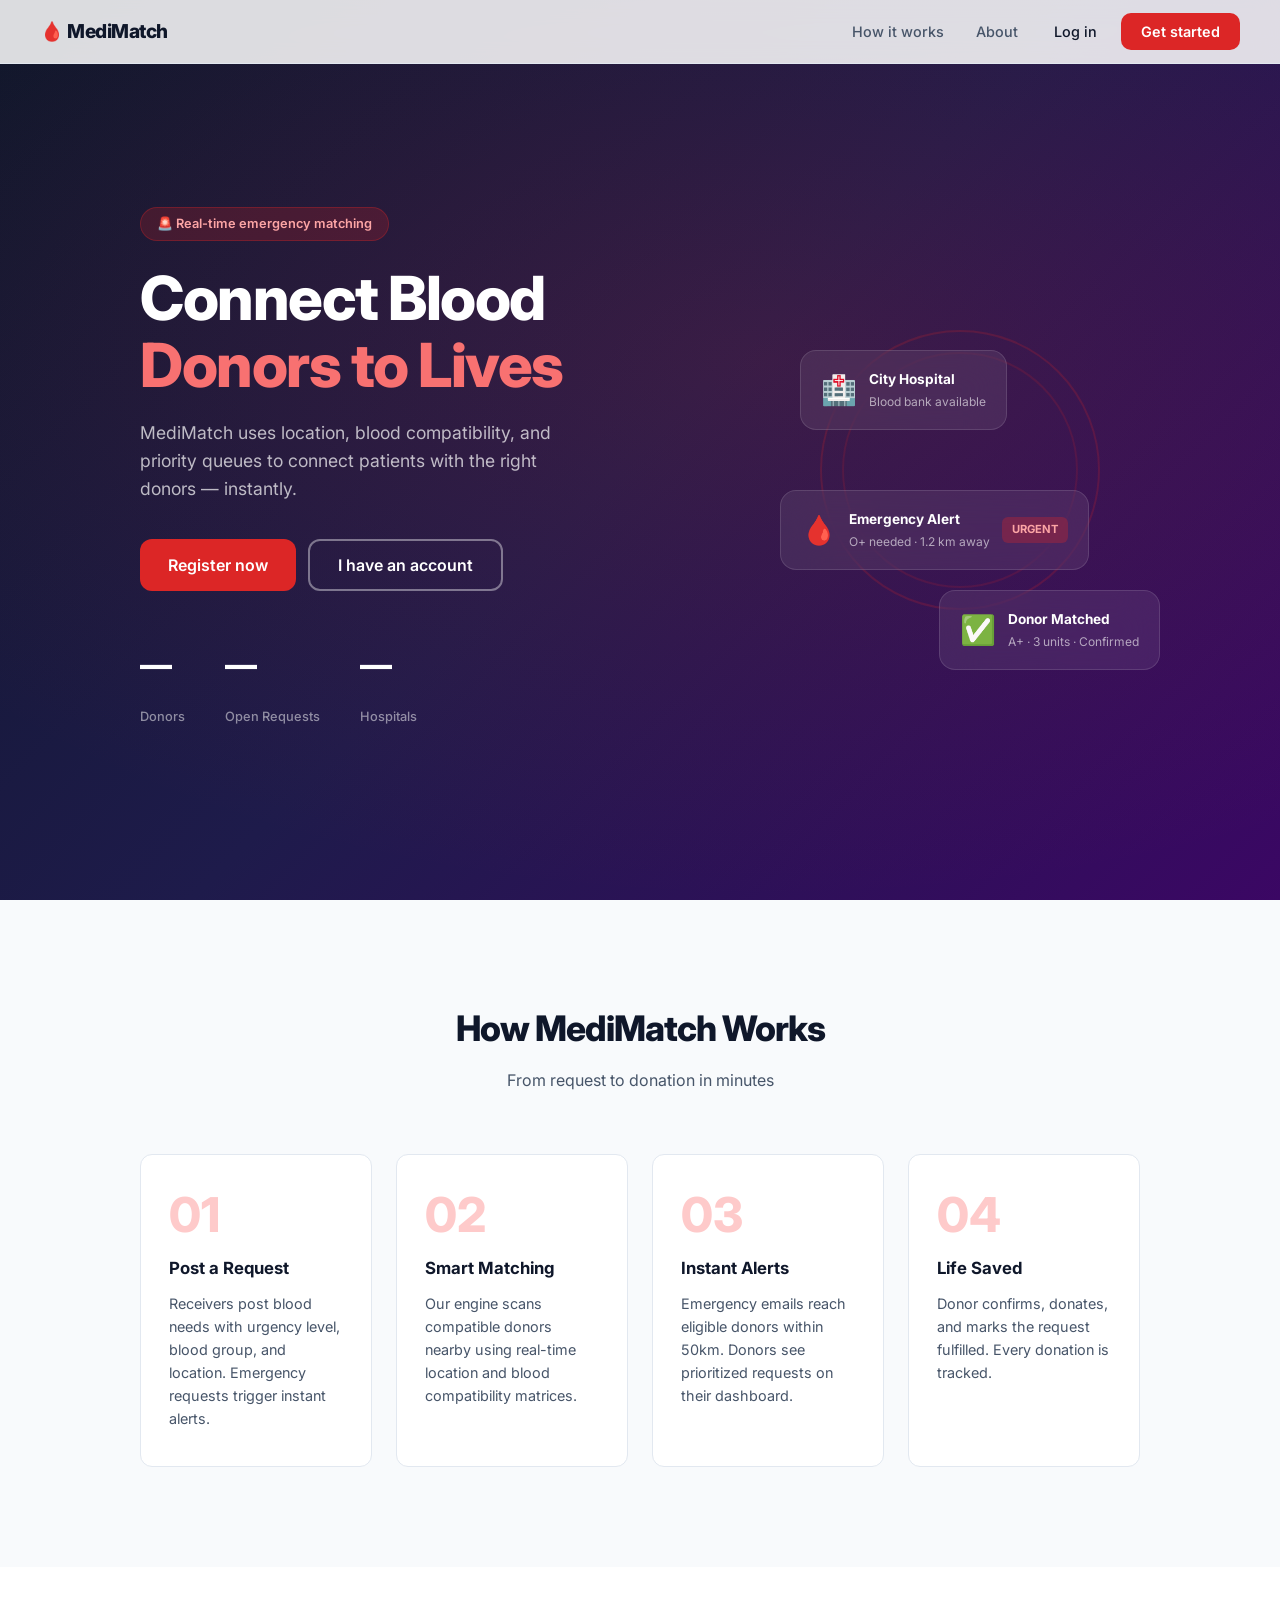
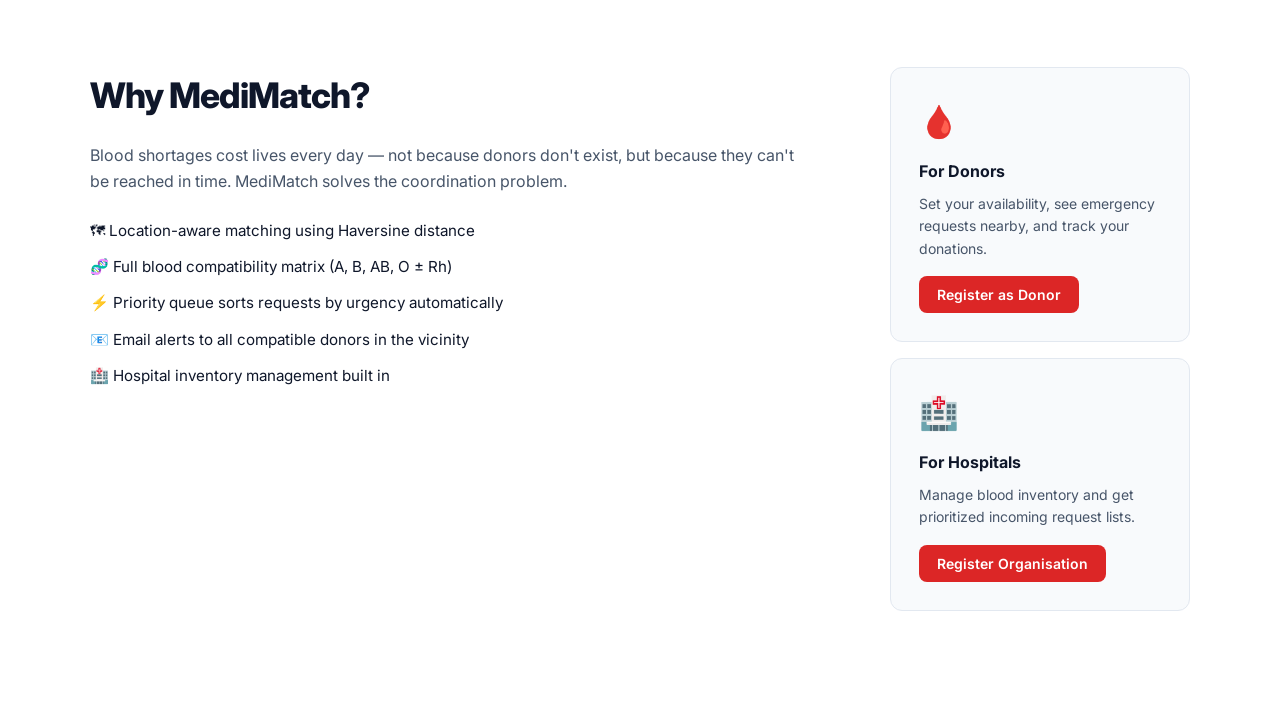
<file: MediMatch/frontend/index.html>
<!DOCTYPE html>
<html lang="en">
<head>
  <meta charset="UTF-8">
  <meta name="viewport" content="width=device-width, initial-scale=1.0">
  <title>MediMatch — Blood Donation Matching</title>
  <link rel="preconnect" href="https://fonts.googleapis.com">
  <link href="https://fonts.googleapis.com/css2?family=Inter:wght@400;500;600;700;800&display=swap" rel="stylesheet">
  <link rel="stylesheet" href="style.css">
</head>
<body>

<nav>
  <a class="logo" href="#">🩸 MediMatch</a>
  <div class="nav-links">
    <a href="#how">How it works</a>
    <a href="#about">About</a>
    <button class="btn-ghost" onclick="showTab('login')">Log in</button>
    <button class="btn-primary" onclick="showTab('signup')">Get started</button>
  </div>
</nav>

<section class="hero">
  <div class="hero-content">
    <span class="badge">🚨 Real-time emergency matching</span>
    <h1>Connect Blood<br><span>Donors to Lives</span></h1>
    <p>MediMatch uses location, blood compatibility, and priority queues to connect patients with the right donors — instantly.</p>
    <div class="hero-actions">
      <button class="btn-primary btn-lg" onclick="showTab('signup')">Register now</button>
      <button class="btn-outline btn-lg" onclick="showTab('login')">I have an account</button>
    </div>
    <div class="hero-stats">
      <div class="stat"><span id="stat-donors">—</span><label>Donors</label></div>
      <div class="stat"><span id="stat-requests">—</span><label>Open Requests</label></div>
      <div class="stat"><span id="stat-hospitals">—</span><label>Hospitals</label></div>
    </div>
  </div>
  <div class="hero-visual">
    <div class="pulse-ring"></div>
    <div class="hero-card card-1">
      <div class="hc-icon">🩸</div>
      <div>
        <div class="hc-title">Emergency Alert</div>
        <div class="hc-sub">O+ needed · 1.2 km away</div>
      </div>
      <span class="hc-badge urgent">URGENT</span>
    </div>
    <div class="hero-card card-2">
      <div class="hc-icon">✅</div>
      <div>
        <div class="hc-title">Donor Matched</div>
        <div class="hc-sub">A+ · 3 units · Confirmed</div>
      </div>
    </div>
    <div class="hero-card card-3">
      <div class="hc-icon">🏥</div>
      <div>
        <div class="hc-title">City Hospital</div>
        <div class="hc-sub">Blood bank available</div>
      </div>
    </div>
  </div>
</section>

<section id="how" class="steps">
  <h2>How MediMatch Works</h2>
  <p class="section-sub">From request to donation in minutes</p>
  <div class="steps-grid">
    <div class="step-card">
      <div class="step-num">01</div>
      <h3>Post a Request</h3>
      <p>Receivers post blood needs with urgency level, blood group, and location. Emergency requests trigger instant alerts.</p>
    </div>
    <div class="step-card">
      <div class="step-num">02</div>
      <h3>Smart Matching</h3>
      <p>Our engine scans compatible donors nearby using real-time location and blood compatibility matrices.</p>
    </div>
    <div class="step-card">
      <div class="step-num">03</div>
      <h3>Instant Alerts</h3>
      <p>Emergency emails reach eligible donors within 50km. Donors see prioritized requests on their dashboard.</p>
    </div>
    <div class="step-card">
      <div class="step-num">04</div>
      <h3>Life Saved</h3>
      <p>Donor confirms, donates, and marks the request fulfilled. Every donation is tracked.</p>
    </div>
  </div>
</section>

<section id="about" class="about">
  <div class="about-inner">
    <div class="about-text">
      <h2>Why MediMatch?</h2>
      <p>Blood shortages cost lives every day — not because donors don't exist, but because they can't be reached in time. MediMatch solves the coordination problem.</p>
      <ul>
        <li>🗺 Location-aware matching using Haversine distance</li>
        <li>🧬 Full blood compatibility matrix (A, B, AB, O ± Rh)</li>
        <li>⚡ Priority queue sorts requests by urgency automatically</li>
        <li>📧 Email alerts to all compatible donors in the vicinity</li>
        <li>🏥 Hospital inventory management built in</li>
      </ul>
    </div>
    <div class="about-cards">
      <div class="info-card">
        <div class="info-icon">🩸</div>
        <h4>For Donors</h4>
        <p>Set your availability, see emergency requests nearby, and track your donations.</p>
        <button onclick="showSignupType('donor')">Register as Donor</button>
      </div>
      <div class="info-card">
        <div class="info-icon">🏥</div>
        <h4>For Hospitals</h4>
        <p>Manage blood inventory and get prioritized incoming request lists.</p>
        <button onclick="showSignupType('hospital')">Register Organisation</button>
      </div>
    </div>
  </div>
</section>

<!-- ══ AUTH MODAL ══════════════════════════════════════════════════════════════ -->
<div class="overlay hidden" id="overlay" onclick="closeModal()"></div>
<div class="modal hidden" id="modal">
  <button class="modal-close" onclick="closeModal()">✕</button>

  <!-- LOGIN -->
  <div id="pane-login">
    <div class="modal-logo">🩸 MediMatch</div>
    <h2>Welcome back</h2>
    <p class="modal-sub">Log in to access your dashboard</p>
    <div class="error hidden" id="login-err"></div>
    <label>Email</label>
    <input type="email" id="login-email" placeholder="you@example.com">
    <label>Password</label>
    <input type="password" id="login-password" placeholder="Your password">
    <button class="btn-primary full" id="login-btn" onclick="doLogin()" style="margin-top:20px;">Log in</button>
    <p class="switch">Don't have an account? <a href="#" onclick="showTab('signup')">Sign up</a></p>
  </div>

  <!-- SIGNUP STEP 1: CHOOSE TYPE -->
  <div id="pane-signup-type" class="hidden">
    <div class="modal-logo">🩸 MediMatch</div>
    <h2>Create account</h2>
    <p class="modal-sub">What best describes you?</p>
    <div class="type-grid">
      <div class="type-card" onclick="showSignupType('donor')">
        <div class="type-icon">🩸</div>
        <strong>Donor</strong>
        <span>I want to donate blood</span>
      </div>
      <div class="type-card" onclick="showSignupType('receiver')">
        <div class="type-icon">🏥</div>
        <strong>Patient / Receiver</strong>
        <span>I need blood</span>
      </div>
      <div class="type-card" onclick="showSignupType('hospital')">
        <div class="type-icon">🏨</div>
        <strong>Hospital</strong>
        <span>Manage blood requests</span>
      </div>
    </div>
    <p class="switch">Already registered? <a href="#" onclick="showTab('login')">Log in</a></p>
  </div>

  <!-- SIGNUP FORMS -->
  <div id="pane-signup-form" class="hidden">
    <button class="back-btn" onclick="showTab('signup')">← Back</button>
    <div class="modal-logo">🩸 MediMatch</div>
    <h2 id="form-title">Register</h2>
    <div class="error hidden" id="signup-err"></div>
    <div id="form-fields"></div>
    <button class="btn-primary full" id="signup-btn" onclick="doSignup()">Create Account</button>
  </div>
</div>

<div id="toast-area"></div>

<script>
const BASE = 'http://localhost:8080/api';
let signupType = '';

// ── Navigation ────────────────────────────────────────────────────────────────
function showTab(tab) {
  document.getElementById('overlay').classList.remove('hidden');
  document.getElementById('modal').classList.remove('hidden');
  document.getElementById('pane-login').classList.add('hidden');
  document.getElementById('pane-signup-type').classList.add('hidden');
  document.getElementById('pane-signup-form').classList.add('hidden');
  if (tab === 'login') document.getElementById('pane-login').classList.remove('hidden');
  else document.getElementById('pane-signup-type').classList.remove('hidden');
}
function closeModal() {
  document.getElementById('overlay').classList.add('hidden');
  document.getElementById('modal').classList.add('hidden');
}
function showSignupType(type) {
  signupType = type;
  document.getElementById('pane-signup-type').classList.add('hidden');
  document.getElementById('pane-signup-form').classList.remove('hidden');
  const titles = { donor:'Register as Donor', receiver:'Register as Receiver', hospital:'Register Hospital' };
  document.getElementById('form-title').textContent = titles[type];
  document.getElementById('form-fields').innerHTML = buildForm(type);
  if (navigator.geolocation) navigator.geolocation.getCurrentPosition(pos => {
    const latEl = document.getElementById('f-lat'), lngEl = document.getElementById('f-lng');
    if (latEl) { latEl.value = pos.coords.latitude; lngEl.value = pos.coords.longitude; }
  });
}

// ── Form templates ────────────────────────────────────────────────────────────
function input(id, label, type='text', ph='') {
  return `<div class="fgroup"><label>${label}</label><input type="${type}" id="${id}" placeholder="${ph}"></div>`;
}
function select(id, label, opts) {
  return `<div class="fgroup"><label>${label}</label><select id="${id}"><option value="">Select...</option>${opts.map(o=>`<option>${o}</option>`).join('')}</select></div>`;
}
function row(...cols) { return `<div class="frow">${cols.join('')}</div>`; }
const bloodGroups = ['A+','A-','B+','B-','AB+','AB-','O+','O-'];

function buildForm(type) {
  const common = row(input('f-name','Full Name','text','Your name'), input('f-email','Email','email','you@example.com'))
    + row(input('f-password','Password','password','Min 8 chars'), input('f-phone','Phone','tel','+91 98XXXXXXXX'))
    + row(input('f-city','City','text','City'), input('f-address','Address','text','Full address'))
    + row(`<div class="fgroup"><label>Latitude</label><input type="number" id="f-lat" step="any" placeholder="Auto-detected"></div>`,
          `<div class="fgroup"><label>Longitude</label><input type="number" id="f-lng" step="any" placeholder="Auto-detected"></div>`);

  if (type === 'donor') return common
    + row(select('f-blood','Blood Group', bloodGroups), select('f-gender','Gender',['Male','Female','Other']))
    + row(input('f-age','Age','number','25'), input('f-weight','Weight (kg)','number','65'))
    + input('f-conditions','Medical Conditions (optional)','text','e.g. None');

  if (type === 'receiver') return common
    + row(select('f-blood','Blood Group Required', bloodGroups), input('f-patient','Patient Name','text','Patient name'))
    + input('f-hospital-name','Hospital Name','text','Hospital where blood is needed');

  if (type === 'hospital') return common
    + row(input('f-reg','Registration Number','text','HOSP-XXXX'), input('f-contact','Contact Person','text','Name'))
    + row(select('f-htype','Hospital Type',['Government','Private','Trust']),input('f-beds','Bed Count','number','100'))
    + row(`<div class="fgroup"><label>Blood Bank?</label><select id="f-bb"><option value="true">Yes</option><option value="false">No</option></select></div>`,
          `<div class="fgroup"><label>Emergency Services?</label><select id="f-es"><option value="true">Yes</option><option value="false">No</option></select></div>`);

  return '';
}

// ── API ───────────────────────────────────────────────────────────────────────
async function api(method, path, body, token) {
  const headers = { 'Content-Type': 'application/json' };
  if (token) headers['Authorization'] = 'Bearer ' + token;
  const res = await fetch(BASE + path, { method, headers, body: body ? JSON.stringify(body) : undefined });
  const data = await res.json();
  if (!res.ok) throw new Error(data.error || data.message || 'Request failed');
  return data;
}

function v(id) { return document.getElementById(id)?.value?.trim() || ''; }
function showErr(id, msg) {
  const el = document.getElementById(id);
  el.textContent = msg; el.classList.remove('hidden');
  setTimeout(() => el.classList.add('hidden'), 5000);
}

// ── Login ─────────────────────────────────────────────────────────────────────
async function doLogin() {
  const btn = document.getElementById('login-btn');
  btn.textContent = 'Logging in…'; btn.disabled = true;
  try {
    const res = await api('POST', '/auth/login', { email: v('login-email'), password: v('login-password') }, null);
    ['token','role','userId','name','email'].forEach(k => localStorage.setItem('mm_'+k, res[k]));
    toast('Welcome back, ' + res.name + '!', 'success');
    setTimeout(() => { window.location.href = dashboardFor(res.role); }, 700);
  } catch(e) {
    showErr('login-err', e.message);
    btn.textContent = 'Log in'; btn.disabled = false;
  }
}

// ── Signup ────────────────────────────────────────────────────────────────────
async function doSignup() {
  const btn = document.getElementById('signup-btn');
  btn.textContent = 'Creating account…'; btn.disabled = true;
  try {
    const body = buildBody(signupType);
    await api('POST', '/auth/signup/' + signupType, body, null);
    toast('Account created! Logging you in…', 'success');
    const res = await api('POST', '/auth/login', { email: body.email, password: body.rawPassword }, null);
    ['token','role','userId','name','email'].forEach(k => localStorage.setItem('mm_'+k, res[k]));
    setTimeout(() => { window.location.href = dashboardFor(res.role); }, 800);
  } catch(e) {
    showErr('signup-err', e.message);
    btn.textContent = 'Create Account'; btn.disabled = false;
  }
}

function buildBody(type) {
  const raw = v('f-password');
  const base = {
    name: v('f-name'), email: v('f-email'), password: raw, rawPassword: raw,
    phone: v('f-phone'), city: v('f-city'), address: v('f-address'),
    latitude: parseFloat(v('f-lat')) || 30.3165,
    longitude: parseFloat(v('f-lng')) || 78.0322
  };
  if (type === 'donor') return { ...base,
    bloodGroup: v('f-blood'), gender: v('f-gender'),
    age: parseInt(v('f-age')), weight: parseInt(v('f-weight')),
    medicalConditions: v('f-conditions') };
  if (type === 'receiver') return { ...base,
    bloodGroupRequired: v('f-blood'), patientName: v('f-patient'),
    hospitalName: v('f-hospital-name') };
  if (type === 'hospital') return { ...base,
    registrationNumber: v('f-reg'), contactPersonName: v('f-contact'),
    hospitalType: v('f-htype'), bedCount: parseInt(v('f-beds')) || 0,
    bloodBankAvailable: v('f-bb') === 'true', emergencyServices: v('f-es') === 'true' };

}

function dashboardFor(role) {
  return { DONOR:'donor.html', RECEIVER:'receiver.html', HOSPITAL:'hospital.html' }[role] || 'index.html';
}

// ── Toast ─────────────────────────────────────────────────────────────────────
function toast(msg, type='info') {
  const el = document.createElement('div');
  el.className = 'toast toast-'+type;
  el.textContent = msg;
  document.getElementById('toast-area').appendChild(el);
  setTimeout(() => { el.style.opacity = '0'; setTimeout(() => el.remove(), 400); }, 3500);
}

// ── Stats ─────────────────────────────────────────────────────────────────────
fetch(BASE + '/public/stats').then(r => r.json()).then(d => {
  document.getElementById('stat-donors').textContent    = d.donors || '—';
  document.getElementById('stat-requests').textContent  = d.openRequests || '—';
  document.getElementById('stat-hospitals').textContent = d.hospitals || '—';
}).catch(() => {});

// Redirect if already logged in
const role = localStorage.getItem('mm_role');
if (role) window.location.href = dashboardFor(role);
</script>
</body>
</html>
</file>
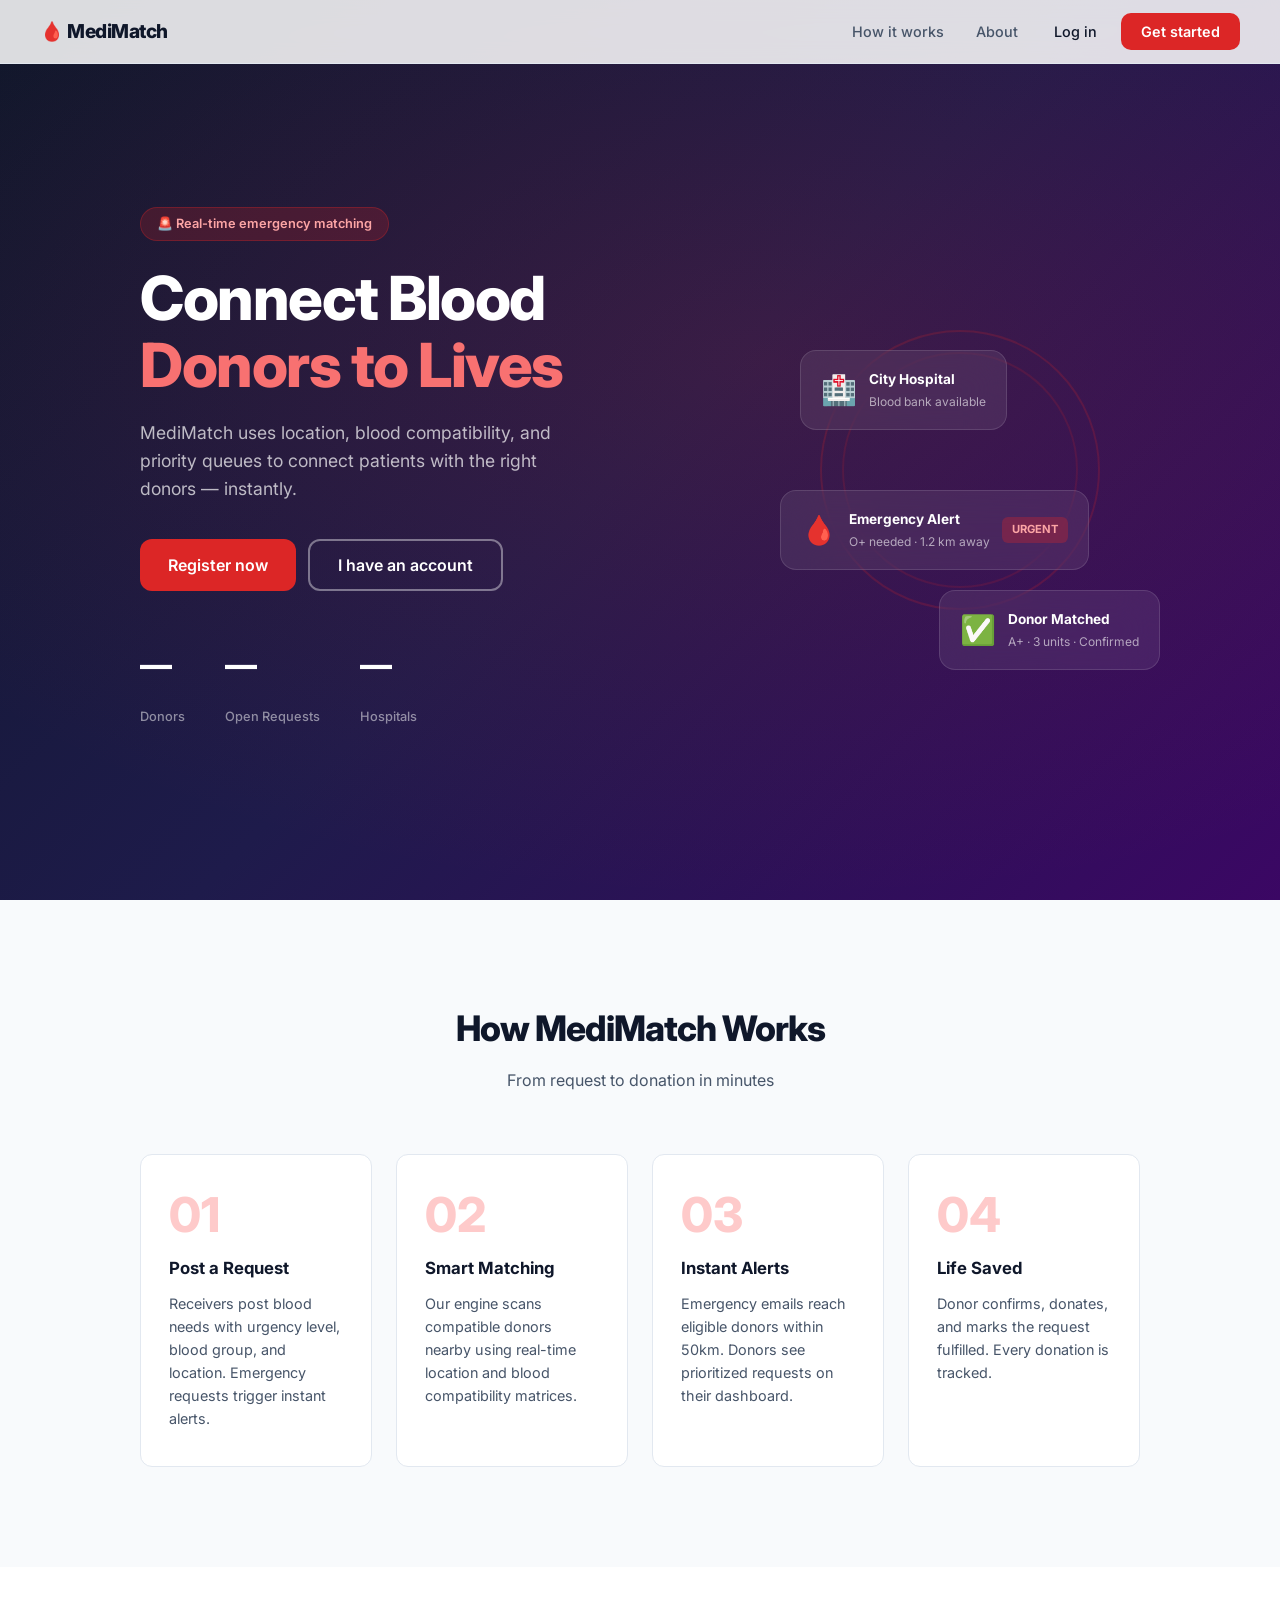
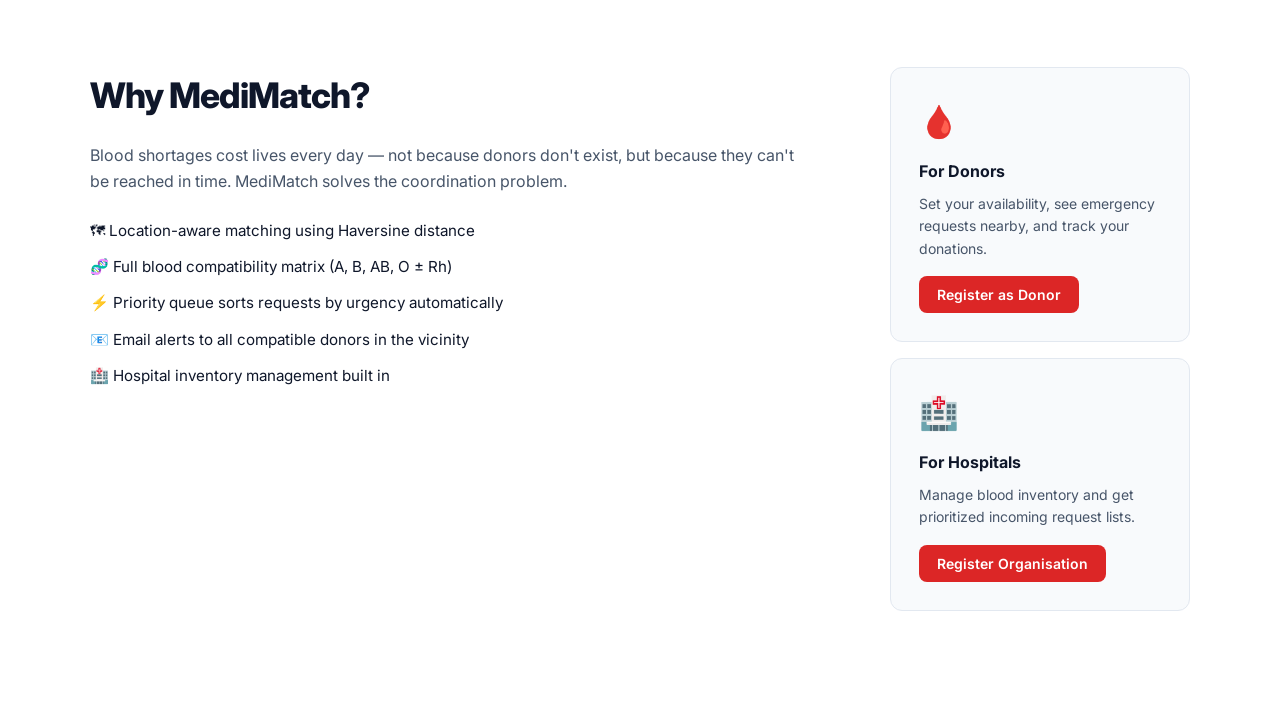
<file: MediMatch/frontend/hospital.html>
<!DOCTYPE html>
<html lang="en">
<head>
  <meta charset="UTF-8">
  <meta name="viewport" content="width=device-width, initial-scale=1.0">
  <title>Hospital Dashboard — MediMatch</title>
  <link rel="preconnect" href="https://fonts.googleapis.com">
  <link href="https://fonts.googleapis.com/css2?family=Inter:wght@400;500;600;700;800&display=swap" rel="stylesheet">
  <link rel="stylesheet" href="style.css">
</head>
<body>

<nav>
  <a class="logo" href="index.html">🩸 MediMatch</a>
  <div class="nav-links">
    <span id="nav-name" style="color:#475569;font-size:.9rem;font-weight:500;padding:0 8px;"></span>
    <button class="btn-ghost" onclick="logout()">Log out</button>
  </div>
</nav>

<div class="dash-wrap">
  <aside class="sidebar">
    <div class="sidebar-logo">🩸 MediMatch</div>
    <a class="sidebar-item active" onclick="showSection('overview')"><span class="sidebar-icon">🏠</span> Overview</a>
    <a class="sidebar-item" onclick="showSection('inventory')"><span class="sidebar-icon">🧪</span> Blood Inventory</a>
    <a class="sidebar-item" onclick="showSection('requests')"><span class="sidebar-icon">📋</span> Requests</a>
    <a class="sidebar-item" onclick="showSection('profile')"><span class="sidebar-icon">🏥</span> Profile</a>
    <div class="sidebar-bottom">
      <a class="sidebar-item" onclick="logout()"><span class="sidebar-icon">🚪</span> Log out</a>
    </div>
  </aside>

  <main class="main-content">

    <!-- ── OVERVIEW ── -->
    <div id="sec-overview">
      <div class="page-header">
        <div class="page-title" id="hosp-name">Hospital Dashboard</div>
        <div class="page-sub">Blood bank and request management</div>
      </div>

      <div class="stats-row">
        <div class="card">
          <div class="card-title">Open Requests</div>
          <div class="card-value" id="stat-open">—</div>
        </div>
        <div class="card">
          <div class="card-title">Emergencies</div>
          <div class="card-value" style="color:#DC2626" id="stat-emerg">—</div>
        </div>
        <div class="card">
          <div class="card-title">Blood Bank</div>
          <div class="card-value" id="stat-bb">—</div>
        </div>
        <div class="card">
          <div class="card-title">Low Stock Items</div>
          <div class="card-value" style="color:#EA580C" id="stat-low">—</div>
        </div>
      </div>

      <div class="grid-2">
        <div class="section-card">
          <div class="section-head"><h3>Blood Inventory</h3><button class="btn-ghost" style="font-size:.85rem;" onclick="showSection('inventory')">Manage →</button></div>
          <div class="section-body">
            <div class="inventory-grid" id="overview-inventory">
              <div class="empty" style="grid-column:1/-1">Loading…</div>
            </div>
          </div>
        </div>
        <div class="section-card">
          <div class="section-head"><h3>Priority Requests</h3><button class="btn-ghost" style="font-size:.85rem;" onclick="showSection('requests')">See all →</button></div>
          <div class="section-body" id="overview-requests">
            <div class="empty"><div class="empty-icon">⏳</div>Loading…</div>
          </div>
        </div>
      </div>
    </div>

    <!-- ── INVENTORY ── -->
    <div id="sec-inventory" class="hidden">
      <div class="page-header">
        <div class="page-title">Blood Inventory</div>
        <div class="page-sub">Update units available for each blood group</div>
      </div>
      <div class="section-card" style="max-width:640px;">
        <div class="section-head"><h3>Current Stock</h3></div>
        <div class="section-body">
          <div class="success-msg hidden" id="inv-success">Inventory updated successfully!</div>
          <div style="display:grid;grid-template-columns:repeat(4,1fr);gap:12px;margin-bottom:24px;" id="inv-grid"></div>
          <div style="display:flex;gap:12px;align-items:flex-end;flex-wrap:wrap;padding-top:16px;border-top:1px solid #E2E8F0;">
            <div style="flex:1;min-width:120px;">
              <div class="form-label">Blood Group</div>
              <select id="inv-blood">
                <option>A+</option><option>A-</option><option>B+</option><option>B-</option>
                <option>AB+</option><option>AB-</option><option>O+</option><option>O-</option>
              </select>
            </div>
            <div style="flex:0 0 120px;">
              <div class="form-label">Units</div>
              <input type="number" id="inv-units" value="0" min="0">
            </div>
            <button class="btn-primary" style="padding:12px 24px;" onclick="updateInventory()">Update</button>
          </div>
        </div>
      </div>
    </div>

    <!-- ── REQUESTS ── -->
    <div id="sec-requests" class="hidden">
      <div class="page-header">
        <div class="page-title">Blood Requests</div>
        <div class="page-sub">All open requests sorted by urgency</div>
      </div>
      <div class="section-card">
        <div class="section-body" id="requests-list">
          <div class="empty"><div class="empty-icon">⏳</div>Loading…</div>
        </div>
      </div>
    </div>

    <!-- ── PROFILE ── -->
    <div id="sec-profile" class="hidden">
      <div class="page-header"><div class="page-title">Hospital Profile</div></div>
      <div class="section-card" style="max-width:640px;">
        <div class="section-body" id="profile-body">
          <div class="empty"><div class="empty-icon">⏳</div>Loading…</div>
        </div>
      </div>
    </div>

  </main>
</div>

<div id="toast-area"></div>
<script>
const BASE = 'http://localhost:8080/api';
const token = localStorage.getItem('mm_token');
if (!token || localStorage.getItem('mm_role') !== 'HOSPITAL') { window.location.href = 'index.html'; }
document.getElementById('nav-name').textContent = localStorage.getItem('mm_name') || '';

let profile = null, allRequests = [];
const BLOOD_GROUPS = ['A+','A-','B+','B-','AB+','AB-','O+','O-'];

function toast(msg, type='info') {
  const el = document.createElement('div');
  el.className = 'toast toast-'+type; el.textContent = msg;
  document.getElementById('toast-area').appendChild(el);
  setTimeout(()=>{ el.style.opacity='0'; setTimeout(()=>el.remove(),400); },3000);
}

async function api(path, method='GET', body=null) {
  const opts = { method, headers:{'Authorization':'Bearer '+token,'Content-Type':'application/json'} };
  if (body) opts.body = JSON.stringify(body);
  const res = await fetch(BASE+path, opts);
  return res.json();
}

function showSection(id) {
  ['overview','inventory','requests','profile'].forEach(s =>
    document.getElementById('sec-'+s).classList.toggle('hidden', s!==id));
  document.querySelectorAll('.sidebar-item').forEach((el,i) =>
    el.classList.toggle('active', ['overview','inventory','requests','profile'][i]===id));
  if (id==='requests') renderRequests(allRequests);
  if (id==='profile') renderProfile();
  if (id==='inventory') renderInventoryGrid();
}

async function loadAll() {
  profile = await api('/hospital/profile').catch(()=>null);
  if (profile) {
    document.getElementById('hosp-name').textContent = profile.name || 'Hospital Dashboard';
    document.getElementById('stat-bb').textContent = profile.bloodBankAvailable ? 'Available' : 'N/A';
    renderInventoryGrid();
    renderOverviewInventory();
  }
  allRequests = await api('/hospital/requests').catch(()=>[]) || [];
  document.getElementById('stat-open').textContent = allRequests.length;
  document.getElementById('stat-emerg').textContent = allRequests.filter(r=>r.urgencyLevel==='EMERGENCY').length;
  renderOverviewRequests(allRequests.slice(0,4));
}

function renderInventoryGrid() {
  const inv = profile?.bloodInventory || {};
  const low = BLOOD_GROUPS.filter(bg => (inv[bg]||0) < 3).length;
  document.getElementById('stat-low').textContent = low;

  const grid = document.getElementById('inv-grid');
  if (grid) grid.innerHTML = BLOOD_GROUPS.map(bg => {
    const units = inv[bg] || 0;
    const isLow = units < 3;
    return `<div class="inv-item${isLow?' low':''}">
      <div class="inv-blood">${bg}</div>
      <div class="inv-count">${units}</div>
      <div class="inv-label">${isLow?'⚠️ Low':'units'}</div>
    </div>`;
  }).join('');
}

function renderOverviewInventory() {
  const inv = profile?.bloodInventory || {};
  document.getElementById('overview-inventory').innerHTML = BLOOD_GROUPS.map(bg => {
    const units = inv[bg] || 0;
    return `<div class="inv-item${units<3?' low':''}">
      <div class="inv-blood">${bg}</div>
      <div class="inv-count">${units}</div>
      <div class="inv-label">units</div>
    </div>`;
  }).join('');
}

function renderRequests(list) {
  const el = document.getElementById('requests-list');
  if (!list.length) { el.innerHTML = '<div class="empty"><div class="empty-icon">✅</div>No open requests</div>'; return; }
  el.innerHTML = list.map(r => `
    <div class="request-item">
      <div class="ri-avatar ${(r.urgencyLevel||'normal').toLowerCase()}">${r.urgencyLevel==='EMERGENCY'?'🚨':r.urgencyLevel==='URGENT'?'⚡':'📋'}</div>
      <div class="ri-info">
        <div class="ri-title">${r.bloodGroupRequired} — ${r.patientName||'Patient'} · ${r.unitsRequired} unit(s)</div>
        <div class="ri-sub">${r.hospitalName||r.city}</div>
        <div class="ri-sub" style="margin-top:2px;">${new Date(r.createdAt).toLocaleString()}</div>
      </div>
      <span class="ri-badge badge-${(r.urgencyLevel||'normal').toLowerCase()}">${r.urgencyLevel}</span>
    </div>
  `).join('');
}

function renderOverviewRequests(list) {
  const el = document.getElementById('overview-requests');
  if (!list.length) { el.innerHTML = '<div class="empty"><div class="empty-icon">✅</div>No open requests</div>'; return; }
  el.innerHTML = list.map(r => `
    <div class="request-item">
      <div class="ri-avatar ${(r.urgencyLevel||'normal').toLowerCase()}">${r.urgencyLevel==='EMERGENCY'?'🚨':r.urgencyLevel==='URGENT'?'⚡':'📋'}</div>
      <div class="ri-info">
        <div class="ri-title">${r.bloodGroupRequired} — ${r.patientName||'Patient'}</div>
        <div class="ri-sub">${r.unitsRequired} unit(s) · ${r.city||''}</div>
      </div>
      <span class="ri-badge badge-${(r.urgencyLevel||'normal').toLowerCase()}">${r.urgencyLevel}</span>
    </div>
  `).join('');
}

async function updateInventory() {
  const blood = document.getElementById('inv-blood').value;
  const units = parseInt(document.getElementById('inv-units').value) || 0;
  await api('/hospital/inventory', 'PATCH', { [blood]: units });
  profile = await api('/hospital/profile').catch(()=>profile);
  renderInventoryGrid();
  renderOverviewInventory();
  const s = document.getElementById('inv-success');
  s.classList.remove('hidden');
  toast(`${blood} updated to ${units} units`, 'success');
  setTimeout(()=>s.classList.add('hidden'),3000);
}

function renderProfile() {
  const el = document.getElementById('profile-body');
  if (!profile) { el.innerHTML = '<div class="empty">No data</div>'; return; }
  const row = (l,v) => `<div style="display:flex;justify-content:space-between;padding:12px 0;border-bottom:1px solid #E2E8F0"><span style="color:#475569;font-size:.875rem;">${l}</span><span style="font-weight:600;font-size:.875rem;">${v||'—'}</span></div>`;
  el.innerHTML = `
    <div style="display:flex;align-items:center;gap:20px;margin-bottom:28px;padding-bottom:24px;border-bottom:1px solid #E2E8F0;">
      <div style="width:64px;height:64px;border-radius:50%;background:#FEF2F2;display:flex;align-items:center;justify-content:center;font-size:1.8rem;">🏥</div>
      <div><div style="font-size:1.2rem;font-weight:800;">${profile.name}</div><div style="color:#475569;font-size:.875rem;">${profile.email}</div></div>
    </div>
    ${row('Phone', profile.phone)}
    ${row('City', profile.city)}
    ${row('Address', profile.address)}
    ${row('Hospital Type', profile.hospitalType)}
    ${row('Registration No.', profile.registrationNumber)}
    ${row('Contact Person', profile.contactPersonName)}
    ${row('Bed Count', profile.bedCount)}
    ${row('Blood Bank', profile.bloodBankAvailable ? '✅ Available' : '❌ Not Available')}
    ${row('Emergency Services', profile.emergencyServices ? '✅ Available' : '❌ Not Available')}
  `;
}

function logout() {
  ['token','role','userId','name','email'].forEach(k=>localStorage.removeItem('mm_'+k));
  window.location.href = 'index.html';
}

loadAll();
</script>
</body>
</html>
</file>
<file: MediMatch/frontend/style.css>
*, *::before, *::after { box-sizing: border-box; margin: 0; padding: 0; }

:root {
  --red: #DC2626;
  --red-dark: #B91C1C;
  --red-light: #FEF2F2;
  --red-mid: #FECACA;
  --fg: #0F172A;
  --fg2: #475569;
  --border: #E2E8F0;
  --surface: #F8FAFC;
  --white: #FFFFFF;
  --radius: 12px;
  --shadow: 0 4px 24px rgba(0,0,0,0.08);
  --shadow-lg: 0 8px 40px rgba(0,0,0,0.14);
}

body {
  font-family: 'Inter', sans-serif;
  color: var(--fg);
  background: var(--white);
  line-height: 1.6;
  -webkit-font-smoothing: antialiased;
}

/* ── NAV ──────────────────────────────────────────────────────────────────── */
nav {
  position: fixed; top: 0; left: 0; right: 0; z-index: 100;
  display: flex; align-items: center; justify-content: space-between;
  padding: 0 40px; height: 64px;
  background: rgba(255,255,255,0.85);
  backdrop-filter: blur(12px);
  border-bottom: 1px solid var(--border);
}
.logo { font-size: 1.2rem; font-weight: 800; color: var(--fg); text-decoration: none; letter-spacing: -0.5px; }
.nav-links { display: flex; align-items: center; gap: 8px; }
.nav-links a { color: var(--fg2); text-decoration: none; padding: 8px 12px; font-size: 0.9rem; font-weight: 500; border-radius: 8px; transition: .2s; }
.nav-links a:hover { color: var(--fg); background: var(--surface); }

/* ── BUTTONS ──────────────────────────────────────────────────────────────── */
button { cursor: pointer; border: none; font-family: inherit; }
.btn-primary {
  background: var(--red); color: #fff; font-weight: 600;
  padding: 10px 20px; border-radius: 10px; font-size: 0.9rem;
  transition: background .15s, transform .1s;
}
.btn-primary:hover { background: var(--red-dark); }
.btn-primary:active { transform: scale(.98); }
.btn-primary.full { width: 100%; padding: 14px; font-size: 1rem; }
.btn-primary.btn-lg { padding: 14px 28px; font-size: 1rem; border-radius: 12px; }
.btn-ghost {
  background: transparent; color: var(--fg); font-weight: 500;
  padding: 10px 16px; border-radius: 10px; font-size: 0.9rem;
  transition: background .15s;
}
.btn-ghost:hover { background: var(--surface); }
.btn-outline {
  background: transparent; color: var(--fg); font-weight: 600;
  padding: 14px 28px; border-radius: 12px; font-size: 1rem;
  border: 2px solid rgba(255,255,255,0.4); color: #fff;
  transition: .15s;
}
.btn-outline:hover { background: rgba(255,255,255,0.1); }

/* ── HERO ─────────────────────────────────────────────────────────────────── */
.hero {
  min-height: 100vh; padding: 120px 40px 80px;
  display: flex; align-items: center; justify-content: center; gap: 80px;
  background: linear-gradient(135deg, #0F172A 0%, #1E1B4B 50%, #3B0764 100%);
  color: #fff; position: relative; overflow: hidden;
}
.hero::before {
  content: ''; position: absolute; inset: 0;
  background: radial-gradient(ellipse 80% 60% at 60% 40%, rgba(220,38,38,0.15), transparent);
}
.hero-content { flex: 1; max-width: 560px; position: relative; z-index: 1; }
.badge {
  display: inline-block; background: rgba(220,38,38,0.2); color: #FCA5A5;
  border: 1px solid rgba(220,38,38,0.3); border-radius: 999px;
  padding: 6px 16px; font-size: 0.8rem; font-weight: 600; margin-bottom: 24px;
}
.hero h1 { font-size: clamp(2.5rem, 5vw, 3.8rem); font-weight: 800; line-height: 1.1; letter-spacing: -1.5px; margin-bottom: 20px; }
.hero h1 span { color: #F87171; }
.hero p { color: rgba(255,255,255,0.7); font-size: 1.1rem; margin-bottom: 36px; max-width: 440px; }
.hero-actions { display: flex; gap: 12px; flex-wrap: wrap; margin-bottom: 48px; }
.hero-stats { display: flex; gap: 40px; }
.stat span { display: block; font-size: 2rem; font-weight: 800; letter-spacing: -1px; }
.stat label { font-size: 0.8rem; color: rgba(255,255,255,0.5); font-weight: 500; }

.hero-visual { flex: 0 0 360px; position: relative; z-index: 1; }
.pulse-ring {
  width: 280px; height: 280px; border-radius: 50%;
  border: 2px solid rgba(220,38,38,0.2);
  position: absolute; top: 50%; left: 50%; transform: translate(-50%,-50%);
  animation: pulse 3s ease-in-out infinite;
}
.pulse-ring::after {
  content: ''; position: absolute; inset: 20px; border-radius: 50%;
  border: 2px solid rgba(220,38,38,0.15);
  animation: pulse 3s ease-in-out infinite 1s;
}
@keyframes pulse { 0%,100%{transform:translate(-50%,-50%) scale(1);opacity:1} 50%{transform:translate(-50%,-50%) scale(1.08);opacity:0.7} }

.hero-card {
  position: absolute; background: rgba(255,255,255,0.08);
  backdrop-filter: blur(20px); border: 1px solid rgba(255,255,255,0.12);
  border-radius: 16px; padding: 16px 20px;
  display: flex; align-items: center; gap: 12px;
  animation: float 4s ease-in-out infinite;
}
.card-1 { top: 20px; left: 0; min-width: 240px; }
.card-2 { top: 120px; right: -20px; min-width: 200px; animation-delay: 1.5s; }
.card-3 { bottom: 40px; left: 20px; min-width: 200px; animation-delay: 0.8s; }
@keyframes float { 0%,100%{transform:translateY(0)} 50%{transform:translateY(-8px)} }
.hc-icon { font-size: 1.8rem; }
.hc-title { font-size: 0.85rem; font-weight: 700; }
.hc-sub { font-size: 0.75rem; color: rgba(255,255,255,0.6); margin-top: 2px; }
.hc-badge { margin-left: auto; padding: 4px 10px; border-radius: 6px; font-size: 0.7rem; font-weight: 700; }
.hc-badge.urgent { background: rgba(220,38,38,0.3); color: #FCA5A5; }

/* ── STEPS ────────────────────────────────────────────────────────────────── */
.steps { padding: 100px 40px; background: var(--surface); text-align: center; }
.steps h2 { font-size: 2.2rem; font-weight: 800; letter-spacing: -1px; margin-bottom: 12px; }
.section-sub { color: var(--fg2); margin-bottom: 60px; }
.steps-grid { display: grid; grid-template-columns: repeat(auto-fit,minmax(220px,1fr)); gap: 24px; max-width: 1000px; margin: 0 auto; }
.step-card { background: var(--white); border: 1px solid var(--border); border-radius: var(--radius); padding: 36px 28px; text-align: left; transition: .2s; }
.step-card:hover { box-shadow: var(--shadow); transform: translateY(-2px); }
.step-num { font-size: 3rem; font-weight: 800; color: var(--red-mid); line-height: 1; margin-bottom: 16px; }
.step-card h3 { font-size: 1.05rem; font-weight: 700; margin-bottom: 10px; }
.step-card p { color: var(--fg2); font-size: 0.9rem; line-height: 1.6; }

/* ── ABOUT ────────────────────────────────────────────────────────────────── */
.about { padding: 100px 40px; }
.about-inner { display: flex; gap: 80px; align-items: flex-start; max-width: 1100px; margin: 0 auto; }
.about-text { flex: 1; }
.about-text h2 { font-size: 2.2rem; font-weight: 800; letter-spacing: -1px; margin-bottom: 20px; }
.about-text p { color: var(--fg2); margin-bottom: 24px; }
.about-text ul { list-style: none; display: flex; flex-direction: column; gap: 12px; }
.about-text li { display: flex; align-items: center; gap: 10px; font-size: 0.95rem; }
.about-cards { display: flex; flex-direction: column; gap: 16px; flex: 0 0 300px; }
.info-card { background: var(--surface); border: 1px solid var(--border); border-radius: var(--radius); padding: 28px; }
.info-icon { font-size: 2rem; margin-bottom: 12px; }
.info-card h4 { font-size: 1rem; font-weight: 700; margin-bottom: 8px; }
.info-card p { font-size: 0.875rem; color: var(--fg2); margin-bottom: 16px; }
.info-card button { background: var(--red); color: #fff; font-weight: 600; padding: 10px 18px; border-radius: 8px; font-size: 0.875rem; cursor: pointer; border: none; transition: background .15s; }
.info-card button:hover { background: var(--red-dark); }

/* ── MODAL ────────────────────────────────────────────────────────────────── */
.overlay { position: fixed; inset: 0; background: rgba(0,0,0,0.5); z-index: 200; backdrop-filter: blur(2px); }
.modal {
  position: fixed; top: 50%; left: 50%; transform: translate(-50%,-50%);
  z-index: 300; background: var(--white); border-radius: 20px;
  width: 100%; max-width: 480px; max-height: 90vh; overflow-y: auto;
  padding: 40px; box-shadow: var(--shadow-lg);
}
.modal-close { position: absolute; top: 16px; right: 16px; background: var(--surface); border: none; width: 32px; height: 32px; border-radius: 50%; cursor: pointer; font-size: 1rem; color: var(--fg2); }
.modal-close:hover { background: var(--border); }
.modal-logo { font-size: 1.1rem; font-weight: 800; margin-bottom: 8px; }
.modal h2 { font-size: 1.5rem; font-weight: 800; letter-spacing: -0.5px; margin-bottom: 6px; }
.modal-sub { color: var(--fg2); font-size: 0.9rem; margin-bottom: 28px; }
.switch { color: var(--fg2); font-size: 0.875rem; margin-top: 16px; text-align: center; }
.switch a { color: var(--red); text-decoration: none; font-weight: 600; }
.back-btn { background: none; border: none; color: var(--fg2); font-size: 0.875rem; cursor: pointer; padding: 0; margin-bottom: 16px; font-family: inherit; }
.back-btn:hover { color: var(--fg); }

label { display: block; font-size: 0.8rem; font-weight: 600; color: var(--fg); margin-bottom: 6px; margin-top: 16px; }
input, select { width: 100%; border: 1.5px solid var(--border); border-radius: 10px; padding: 12px 14px; font-size: 0.9rem; font-family: inherit; color: var(--fg); outline: none; transition: border .15s; }
input:focus, select:focus { border-color: var(--red); }
.fgroup { flex: 1; min-width: 0; }
.frow { display: flex; gap: 12px; }

.type-grid { display: grid; grid-template-columns: 1fr 1fr; gap: 12px; margin-bottom: 20px; }
.type-card { border: 1.5px solid var(--border); border-radius: 14px; padding: 20px 16px; cursor: pointer; transition: .15s; text-align: center; }
.type-card:hover { border-color: var(--red); background: var(--red-light); }
.type-icon { font-size: 2rem; margin-bottom: 8px; }
.type-card strong { display: block; font-size: 0.9rem; font-weight: 700; margin-bottom: 4px; }
.type-card span { font-size: 0.78rem; color: var(--fg2); }

/* ── DASHBOARD SHARED ─────────────────────────────────────────────────────── */
.dash-wrap { display: flex; min-height: 100vh; padding-top: 64px; }
.sidebar {
  width: 240px; flex-shrink: 0; background: var(--fg); color: #fff;
  padding: 32px 20px; display: flex; flex-direction: column; gap: 4px;
  position: fixed; top: 64px; bottom: 0; left: 0; overflow-y: auto;
}
.sidebar-logo { font-size: 1.1rem; font-weight: 800; padding: 0 12px 24px; border-bottom: 1px solid rgba(255,255,255,0.1); margin-bottom: 12px; }
.sidebar-item {
  display: flex; align-items: center; gap: 12px; padding: 12px; border-radius: 10px;
  cursor: pointer; color: rgba(255,255,255,0.65); font-size: 0.9rem; font-weight: 500;
  transition: .15s; text-decoration: none;
}
.sidebar-item:hover, .sidebar-item.active { background: rgba(255,255,255,0.1); color: #fff; }
.sidebar-icon { font-size: 1.1rem; width: 24px; text-align: center; }
.sidebar-bottom { margin-top: auto; padding-top: 20px; border-top: 1px solid rgba(255,255,255,0.1); }

.main-content { margin-left: 240px; flex: 1; padding: 32px; }
.page-header { margin-bottom: 28px; }
.page-title { font-size: 1.6rem; font-weight: 800; letter-spacing: -0.5px; }
.page-sub { color: var(--fg2); font-size: 0.9rem; margin-top: 4px; }

.card { background: var(--white); border: 1px solid var(--border); border-radius: var(--radius); padding: 24px; }
.card-title { font-size: 0.8rem; font-weight: 700; color: var(--fg2); text-transform: uppercase; letter-spacing: 0.5px; margin-bottom: 6px; }
.card-value { font-size: 2rem; font-weight: 800; letter-spacing: -1px; }
.stats-row { display: grid; grid-template-columns: repeat(auto-fit, minmax(160px, 1fr)); gap: 16px; margin-bottom: 28px; }

.grid-2 { display: grid; grid-template-columns: 1fr 1fr; gap: 20px; }
.grid-3 { display: grid; grid-template-columns: repeat(3,1fr); gap: 20px; }
@media(max-width:900px) { .grid-2,.grid-3 { grid-template-columns: 1fr; } }

.section-card { background: var(--white); border: 1px solid var(--border); border-radius: var(--radius); overflow: hidden; }
.section-head { padding: 20px 24px; border-bottom: 1px solid var(--border); display: flex; justify-content: space-between; align-items: center; }
.section-head h3 { font-size: 1rem; font-weight: 700; }
.section-body { padding: 20px 24px; }

.request-item { display: flex; align-items: flex-start; gap: 14px; padding: 16px 0; border-bottom: 1px solid var(--border); }
.request-item:last-child { border-bottom: none; }
.ri-avatar { width: 44px; height: 44px; border-radius: 10px; display: flex; align-items: center; justify-content: center; font-size: 1.3rem; flex-shrink: 0; }
.ri-avatar.emergency { background: #FEF2F2; }
.ri-avatar.urgent { background: #FFF7ED; }
.ri-avatar.normal { background: #F0FDF4; }
.ri-info { flex: 1; }
.ri-title { font-weight: 700; font-size: 0.9rem; }
.ri-sub { color: var(--fg2); font-size: 0.8rem; margin-top: 2px; }
.ri-badge { padding: 4px 10px; border-radius: 6px; font-size: 0.72rem; font-weight: 700; }
.badge-emergency { background: #FEF2F2; color: #DC2626; }
.badge-urgent { background: #FFF7ED; color: #EA580C; }
.badge-normal { background: #F0FDF4; color: #16A34A; }
.badge-open { background: #EFF6FF; color: #2563EB; }
.badge-fulfilled { background: #F0FDF4; color: #16A34A; }

.map-box { height: 400px; border-radius: var(--radius); overflow: hidden; border: 1px solid var(--border); }

.toggle-switch { display: flex; align-items: center; gap: 12px; }
.switch-label { font-size: 0.9rem; font-weight: 600; }
.toggle { width: 48px; height: 26px; background: var(--border); border-radius: 999px; position: relative; cursor: pointer; transition: .2s; }
.toggle.on { background: #16A34A; }
.toggle::after { content:''; position:absolute; width:20px; height:20px; background:#fff; border-radius:50%; top:3px; left:3px; transition:.2s; }
.toggle.on::after { left:25px; }

.inventory-grid { display: grid; grid-template-columns: repeat(4, 1fr); gap: 12px; }
.inv-item { border: 1.5px solid var(--border); border-radius: 10px; padding: 14px; text-align: center; }
.inv-item.low { border-color: var(--red); background: var(--red-light); }
.inv-blood { font-size: 1.1rem; font-weight: 800; }
.inv-count { font-size: 1.5rem; font-weight: 800; margin: 4px 0; }
.inv-label { font-size: 0.7rem; color: var(--fg2); }

.form-inline { display: flex; flex-direction: column; gap: 14px; }
.form-inline input, .form-inline select, .form-inline textarea {
  border: 1.5px solid var(--border); border-radius: 10px; padding: 12px 14px;
  font-size: 0.9rem; font-family: inherit; color: var(--fg); outline: none;
}
.form-inline input:focus, .form-inline select:focus, .form-inline textarea:focus { border-color: var(--red); }
.form-inline textarea { resize: vertical; min-height: 80px; }
.form-row { display: flex; gap: 12px; }
.form-row > * { flex: 1; }
.form-label { font-size: 0.8rem; font-weight: 600; margin-bottom: 6px; display: block; }

.emergency-banner { background: #FEF2F2; border: 1.5px solid #FECACA; border-radius: var(--radius); padding: 20px 24px; margin-bottom: 24px; display: flex; align-items: center; gap: 16px; }
.emergency-banner.hidden { display: none; }
.eb-icon { font-size: 2rem; }
.eb-text h3 { font-weight: 700; color: var(--red-dark); }
.eb-text p { font-size: 0.875rem; color: var(--fg2); margin-top: 2px; }
.eb-btn { margin-left: auto; background: var(--red); color: #fff; font-weight: 700; padding: 10px 20px; border-radius: 10px; font-size: 0.875rem; cursor: pointer; border: none; }

.avail-row { display: flex; align-items: center; gap: 16px; padding: 16px; background: var(--surface); border-radius: var(--radius); margin-bottom: 20px; }
.avail-status { font-size: 0.9rem; font-weight: 600; }

.empty { text-align: center; padding: 40px 20px; color: var(--fg2); }
.empty-icon { font-size: 3rem; margin-bottom: 12px; }

/* ── ALERTS & TOASTS ──────────────────────────────────────────────────────── */
.error { background: #FEF2F2; border: 1px solid #FECACA; color: #DC2626; border-radius: 8px; padding: 10px 14px; font-size: 0.875rem; margin-bottom: 16px; }
.success-msg { background: #F0FDF4; border: 1px solid #BBF7D0; color: #16A34A; border-radius: 8px; padding: 10px 14px; font-size: 0.875rem; margin-bottom: 16px; }
.hidden { display: none !important; }

#toast-area { position: fixed; bottom: 28px; right: 28px; display: flex; flex-direction: column; gap: 10px; z-index: 999; }
.toast { padding: 14px 20px; border-radius: 12px; font-size: 0.875rem; font-weight: 600; max-width: 320px; box-shadow: var(--shadow-lg); transition: opacity .4s; }
.toast-success { background: #0F172A; color: #4ADE80; }
.toast-error { background: #0F172A; color: #F87171; }
.toast-info { background: #0F172A; color: #93C5FD; }

/* ── DONOR FILTER TABS ────────────────────────────────────────────────────── */
.filter-tabs { display: flex; gap: 6px; margin-bottom: 16px; }
.filter-tab { padding: 8px 16px; border-radius: 8px; border: 1.5px solid var(--border); font-size: 0.8rem; font-weight: 600; cursor: pointer; background: var(--white); color: var(--fg2); transition: .15s; }
.filter-tab.active { border-color: var(--red); background: var(--red-light); color: var(--red); }

/* ── RESPONSIVE ───────────────────────────────────────────────────────────── */
@media(max-width:768px) {
  nav { padding: 0 20px; }
  .hero { padding: 100px 20px 60px; flex-direction: column; gap: 40px; }
  .hero-visual { display: none; }
  .about-inner { flex-direction: column; }
  .steps { padding: 60px 20px; }
  .about { padding: 60px 20px; }
  .sidebar { display: none; }
  .main-content { margin-left: 0; padding: 20px; }
  .inventory-grid { grid-template-columns: repeat(2,1fr); }
}
</file>
